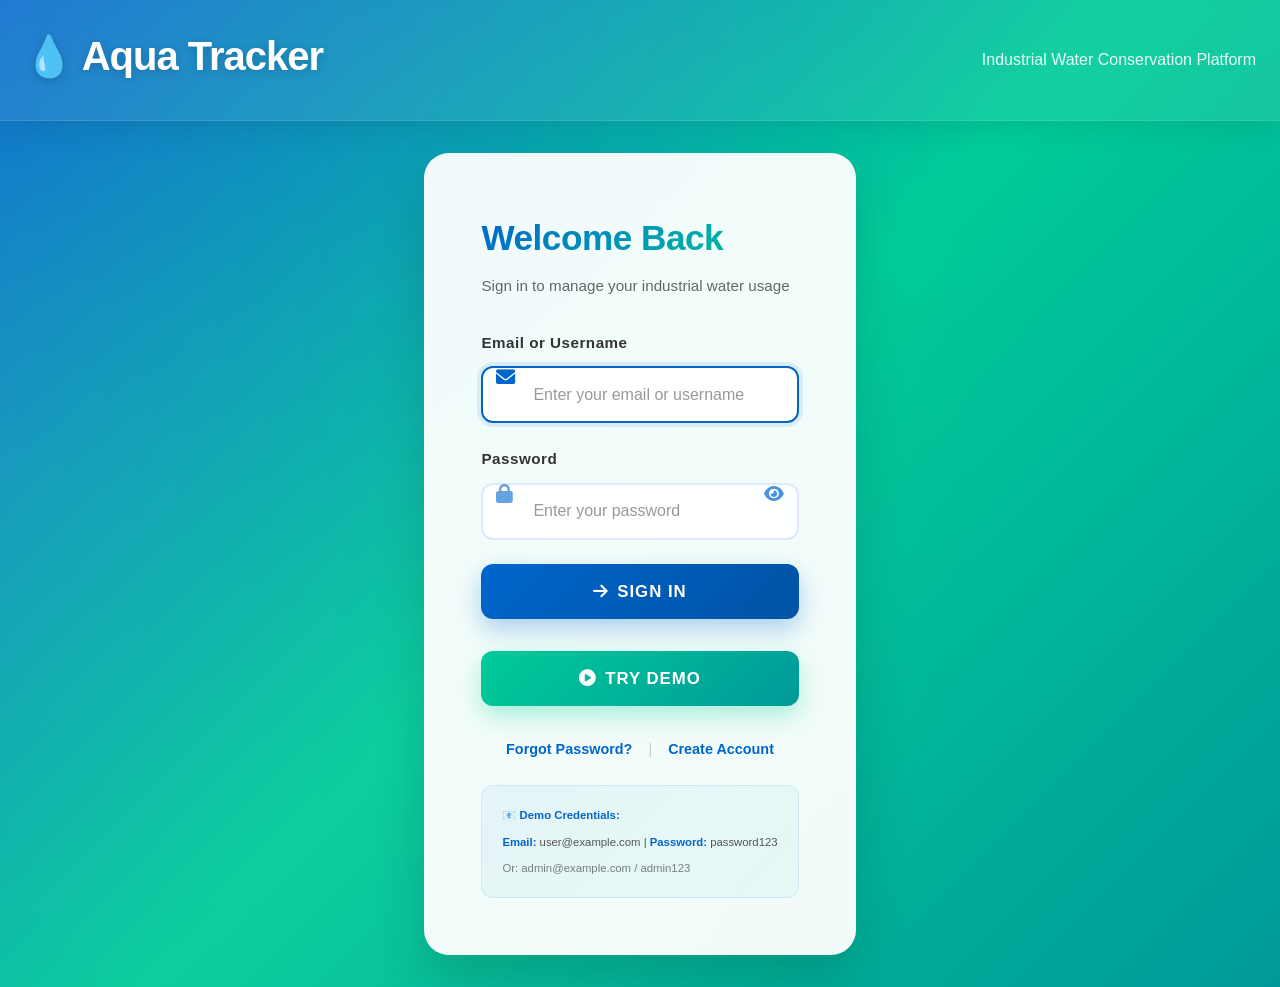
<file: index.html>
<!DOCTYPE html>
<html lang="en">
<head>
    <meta charset="UTF-8">
    <meta name="viewport" content="width=device-width, initial-scale=1.0">
    <title>Aqua Tracker</title>
    <script>
        // Check login status and redirect accordingly
        const loggedInUser = localStorage.getItem('loggedInUser');
        if (loggedInUser) {
            window.location.href = 'tracker.html';
        } else {
            window.location.href = 'login.html';
        }
    </script>
</head>
<body>
    <p>Redirecting...</p>
</body>
</html>
</file>
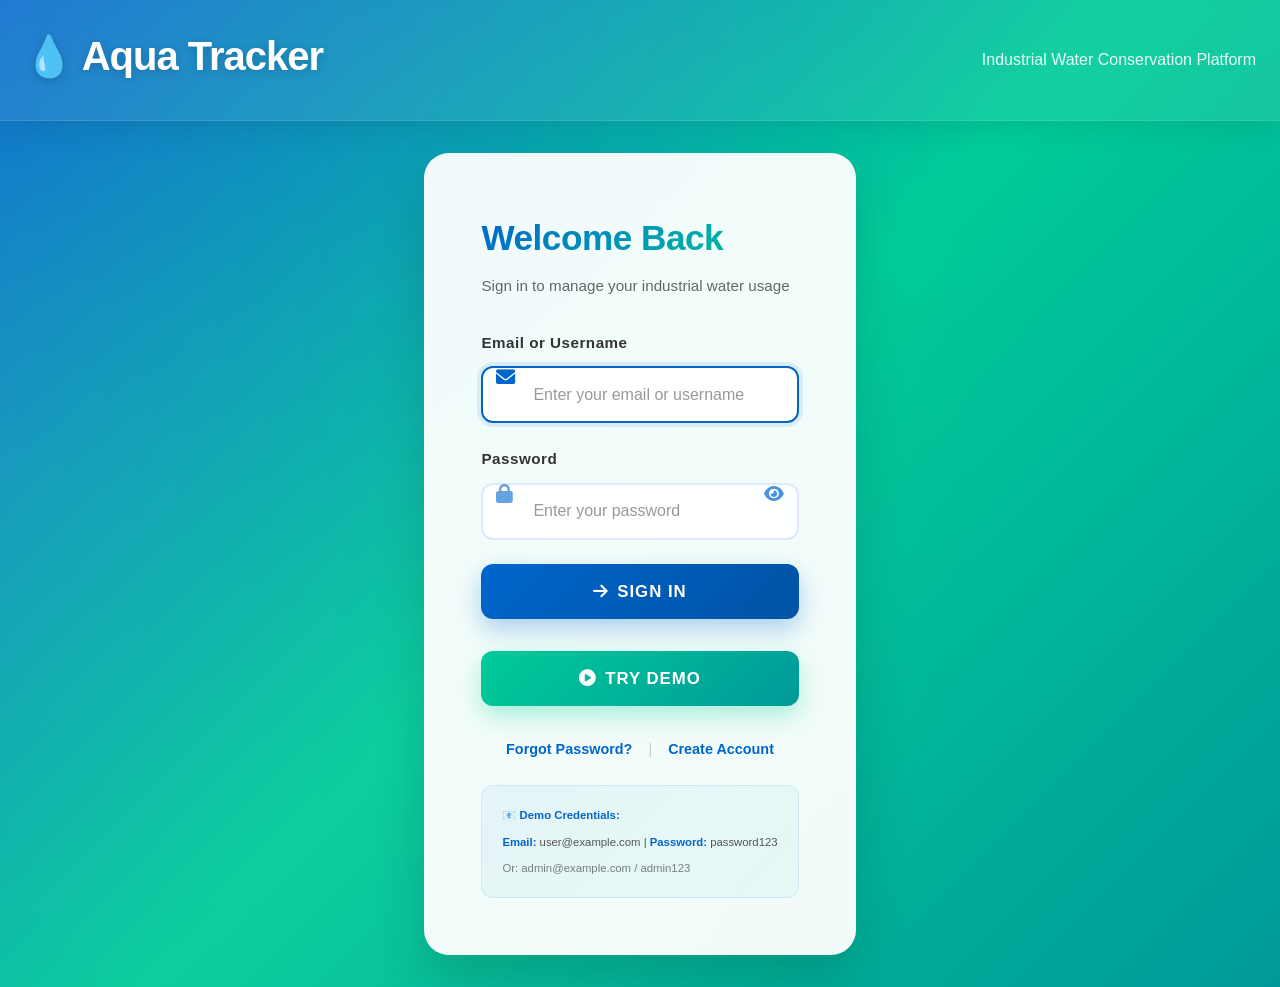
<file: login.html>
<!DOCTYPE html>
<html lang="en">
<head>
    <meta charset="UTF-8">
    <meta name="viewport" content="width=device-width, initial-scale=1.0">
    <title>Login - Aqua Tracker</title>
    <link rel="stylesheet" href="style.css">
    <link rel="stylesheet" href="https://cdnjs.cloudflare.com/ajax/libs/font-awesome/6.0.0/css/all.min.css">
    <style>
        * {
            margin: 0;
            padding: 0;
            box-sizing: border-box;
        }

        body {
            background: linear-gradient(135deg, #0066cc 0%, #00cc99 50%, #009999 100%);
            font-family: 'Poppins', 'Segoe UI', Tahoma, Geneva, Verdana, sans-serif;
            min-height: 100vh;
            display: flex;
            flex-direction: column;
            position: relative;
            overflow-x: hidden;
        }

        body::before {
            content: '';
            position: fixed;
            top: -50%;
            right: -50%;
            width: 200%;
            height: 200%;
            background: radial-gradient(circle at 20% 50%, rgba(255,255,255,0.1) 0%, transparent 50%);
            animation: moveGradient 15s ease infinite;
            pointer-events: none;
            z-index: 1;
        }

        @keyframes moveGradient {
            0%, 100% { transform: translate(0, 0); }
            50% { transform: translate(-50px, -50px); }
        }

        header {
            background: rgba(255, 255, 255, 0.08);
            backdrop-filter: blur(15px);
            color: white;
            padding: 1.5rem;
            text-align: center;
            box-shadow: 0 4px 30px rgba(0, 0, 0, 0.1);
            border-bottom: 1px solid rgba(255, 255, 255, 0.1);
            position: relative;
            z-index: 10;
        }

        header h1 {
            font-size: 2.5rem;
            font-weight: 700;
            letter-spacing: -1px;
            text-shadow: 0 2px 10px rgba(0, 0, 0, 0.2);
            margin-bottom: 0.5rem;
        }

        header p {
            font-size: 1rem;
            opacity: 0.9;
            font-weight: 300;
        }

        main {
            flex: 1;
            display: flex;
            justify-content: center;
            align-items: center;
            padding: 2rem;
            position: relative;
            z-index: 2;
        }

        .login-container {
            animation: slideUp 0.8s cubic-bezier(0.34, 1.56, 0.64, 1);
        }

        @keyframes slideUp {
            from {
                opacity: 0;
                transform: translateY(30px);
            }
            to {
                opacity: 1;
                transform: translateY(0);
            }
        }

        .login-card {
            background: rgba(255, 255, 255, 0.95);
            backdrop-filter: blur(25px);
            border-radius: 25px;
            padding: 3.5rem;
            box-shadow: 0 25px 50px rgba(0, 0, 0, 0.15), 0 0 1px rgba(255, 255, 255, 0.5) inset;
            max-width: 480px;
            width: 100%;
            border: 1px solid rgba(255, 255, 255, 0.2);
            transition: all 0.4s cubic-bezier(0.34, 1.56, 0.64, 1);
            position: relative;
        }

        .login-card:hover {
            transform: translateY(-8px);
            box-shadow: 0 35px 70px rgba(0, 0, 0, 0.2), 0 0 1px rgba(255, 255, 255, 0.5) inset;
        }

        .login-card h2 {
            background: linear-gradient(135deg, #0066cc 0%, #00cc99 100%);
            -webkit-background-clip: text;
            -webkit-text-fill-color: transparent;
            background-clip: text;
            margin-bottom: 0.5rem;
            font-size: 2.2rem;
            font-weight: 700;
            letter-spacing: -0.5px;
        }

        .login-subtitle {
            color: #666;
            font-size: 0.95rem;
            margin-bottom: 2rem;
            font-weight: 400;
        }

        .login-form {
            display: flex;
            flex-direction: column;
            gap: 1.5rem;
        }

        .form-group {
            position: relative;
            display: flex;
            flex-direction: column;
        }

        .form-group label {
            font-weight: 600;
            margin-bottom: 0.7rem;
            color: #333;
            font-size: 0.95rem;
            letter-spacing: 0.5px;
        }

        .form-group input {
            padding: 1.1rem 1.1rem 1.1rem 50px;
            border: 2px solid #e0e7ff;
            border-radius: 12px;
            font-size: 1rem;
            font-family: 'Poppins', sans-serif;
            transition: all 0.3s ease;
            background: rgba(255, 255, 255, 0.9);
            color: #333;
        }

        .form-group input::placeholder {
            color: #999;
        }

        .form-group input:focus {
            outline: none;
            border-color: #0066cc;
            background: white;
            box-shadow: 0 0 0 4px rgba(0, 102, 204, 0.1);
        }

        .form-group input:valid {
            border-color: #00cc99;
        }

        .form-icons {
            position: absolute;
            left: 15px;
            top: 50%;
            transform: translateY(-50%);
            font-size: 1.2rem;
            color: #0066cc;
            opacity: 0.6;
            transition: opacity 0.3s ease;
            pointer-events: none;
            z-index: 5;
        }

        .form-group input:focus ~ .form-icons {
            opacity: 1;
        }

        .password-toggle {
            position: absolute !important;
            right: 15px !important;
            top: 50% !important;
            transform: translateY(-50%) !important;
            background: none !important;
            border: none !important;
            cursor: pointer !important;
            color: #0066cc !important;
            font-size: 1.1rem !important;
            padding: 0 !important;
            z-index: 10 !important;
            transition: all 0.2s !important;
            opacity: 0.7;
        }

        .password-toggle:hover {
            opacity: 1;
            transform: translateY(-50%) scale(1.1) !important;
        }

        #error-message {
            background: linear-gradient(135deg, rgba(231, 76, 60, 0.1), rgba(192, 57, 43, 0.05)) !important;
            border-left: 4px solid #e74c3c !important;
            color: #c0392b !important;
            padding: 1rem !important;
            border-radius: 10px !important;
            font-size: 0.95rem !important;
            text-align: center !important;
            margin-bottom: 1rem !important;
            animation: slideInDown 0.4s ease-out !important;
            font-weight: 500 !important;
        }

        @keyframes slideInDown {
            from {
                opacity: 0;
                transform: translateY(-10px);
            }
            to {
                opacity: 1;
                transform: translateY(0);
            }
        }

        .login-btn, .demo-btn {
            padding: 1.1rem 2rem;
            border: none;
            border-radius: 12px;
            font-size: 1.05rem;
            font-weight: 700;
            cursor: pointer;
            transition: all 0.3s cubic-bezier(0.34, 1.56, 0.64, 1);
            position: relative;
            overflow: hidden;
            text-transform: uppercase;
            letter-spacing: 1px;
            font-family: 'Poppins', sans-serif;
        }

        .login-btn {
            background: linear-gradient(135deg, #0066cc 0%, #0052a3 100%);
            color: white;
            box-shadow: 0 10px 25px rgba(0, 102, 204, 0.3);
        }

        .login-btn:hover {
            transform: translateY(-3px);
            box-shadow: 0 15px 35px rgba(0, 102, 204, 0.4);
        }

        .login-btn:active {
            transform: translateY(-1px);
        }

        .demo-btn {
            background: linear-gradient(135deg, #00cc99 0%, #009999 100%);
            color: white;
            margin-top: 0.5rem;
            box-shadow: 0 10px 25px rgba(0, 204, 153, 0.3);
        }

        .demo-btn:hover {
            transform: translateY(-3px);
            box-shadow: 0 15px 35px rgba(0, 204, 153, 0.4);
        }

        .demo-btn:active {
            transform: translateY(-1px);
        }

        .loading {
            position: relative;
            color: transparent;
        }

        .loading::after {
            content: '';
            position: absolute;
            width: 16px;
            height: 16px;
            top: 50%;
            left: 50%;
            margin-left: -8px;
            margin-top: -8px;
            border: 2px solid rgba(255, 255, 255, 0.3);
            border-top-color: white;
            border-radius: 50%;
            animation: spin 0.8s linear infinite;
        }

        @keyframes spin {
            to { transform: rotate(360deg); }
        }

        .links {
            text-align: center;
            margin-top: 2rem;
            display: flex;
            justify-content: center;
            gap: 1rem;
            font-size: 0.9rem;
        }

        .links a {
            color: #0066cc;
            text-decoration: none;
            font-weight: 600;
            position: relative;
            transition: color 0.3s ease;
        }

        .links a::after {
            content: '';
            position: absolute;
            bottom: -3px;
            left: 0;
            width: 0;
            height: 2px;
            background: linear-gradient(90deg, #0066cc, #00cc99);
            transition: width 0.3s ease;
        }

        .links a:hover {
            color: #00cc99;
        }

        .links a:hover::after {
            width: 100%;
        }

        .divider {
            color: #ccc;
            font-weight: 300;
        }

        .demo-info {
            background: linear-gradient(135deg, rgba(0, 102, 204, 0.05), rgba(0, 204, 153, 0.05));
            border: 1px solid rgba(0, 102, 204, 0.1);
            border-radius: 12px;
            padding: 1.25rem;
            margin-top: 1.5rem;
            font-size: 0.85rem;
            color: #555;
        }

        .demo-info strong {
            color: #0066cc;
            font-weight: 700;
        }

        .demo-info small {
            display: block;
            margin-bottom: 0.5rem;
            line-height: 1.6;
        }

        .demo-info small:last-child {
            margin-bottom: 0;
            opacity: 0.75;
        }

        /* Responsive design */
        @media (max-width: 768px) {
            header h1 {
                font-size: 2rem;
            }

            .login-card {
                padding: 2.5rem;
                margin: 1rem;
            }

            .login-card h2 {
                font-size: 1.8rem;
            }

            main {
                padding: 1rem;
            }
        }

        @media (max-width: 480px) {
            header h1 {
                font-size: 1.5rem;
            }

            header p {
                font-size: 0.9rem;
            }

            .login-card {
                padding: 2rem;
            }

            .login-card h2 {
                font-size: 1.5rem;
            }

            .login-btn, .demo-btn {
                font-size: 0.95rem;
                padding: 1rem 1.5rem;
            }

            .links {
                flex-direction: column;
                gap: 0.5rem;
            }
        }
    </style>
</head>
<body>
    <header>
        <h1>💧 Aqua Tracker</h1>
        <p>Industrial Water Conservation Platform</p>
    </header>
    <main>
        <div class="login-container">
            <div class="login-card">
                <h2>Welcome Back</h2>
                <p class="login-subtitle">Sign in to manage your industrial water usage</p>
                <form class="login-form" id="login-form">
                    <div class="form-group">
                        <label for="username">Email or Username</label>
                        <input type="text" id="username" name="username" required placeholder="Enter your email or username" autocomplete="username">
                        <i class="fas fa-envelope form-icons"></i>
                    </div>
                    <div class="form-group">
                        <label for="password">Password</label>
                        <input type="password" id="password" name="password" required placeholder="Enter your password" autocomplete="current-password">
                        <i class="fas fa-lock form-icons"></i>
                    </div>
                    <div id="error-message" style="display: none;"></div>
                    <button type="submit" class="login-btn">
                        <i class="fas fa-arrow-right"></i> Sign In
                    </button>
                    <button type="button" class="demo-btn" id="demo-btn">
                        <i class="fas fa-play-circle"></i> Try Demo
                    </button>
                </form>
                <div class="links">
                    <a href="#" id="forgot-password">Forgot Password?</a>
                    <span class="divider">|</span>
                    <a href="#" id="sign-up">Create Account</a>
                </div>
                <div class="demo-info">
                    <small><strong>📧 Demo Credentials:</strong></small>
                    <small><strong>Email:</strong> user@example.com | <strong>Password:</strong> password123</small>
                    <small>Or: admin@example.com / admin123</small>
                </div>
            </div>
        </div>
    </main>
    <script>
        // Enhanced client-side login system
        // In a real application, this would be handled by a backend server
        const loginForm = document.getElementById('login-form');
        const errorMessage = document.getElementById('error-message');
        const forgotPassword = document.getElementById('forgot-password');
        const signUp = document.getElementById('sign-up');
        const demoBtn = document.getElementById('demo-btn');
        const usernameInput = document.getElementById('username');
        const passwordInput = document.getElementById('password');

        // Initialize default users (stored in localStorage)
        function initializeDefaultUsers() {
            const registeredUsers = localStorage.getItem('registeredUsers');
            if (!registeredUsers) {
                const defaultUsers = [
                    { email: 'user@example.com', username: 'user', password: 'password123', facility: 'Tech Factory' },
                    { email: 'admin@example.com', username: 'admin', password: 'admin123', facility: 'Main Facility' },
                    { email: 'john.doe@email.com', username: 'johndoe', password: 'johndoe456', facility: 'Production Plant' }
                ];
                localStorage.setItem('registeredUsers', JSON.stringify(defaultUsers));
            }
        }

        // Load registered users from localStorage
        function loadUsers() {
            initializeDefaultUsers();
            const registeredUsers = localStorage.getItem('registeredUsers');
            return JSON.parse(registeredUsers) || [];
        }

        // Validate email format
        function isValidEmail(email) {
            const emailRegex = /^[^\s@]+@[^\s@]+\.[^\s@]+$/;
            return emailRegex.test(email);
        }

        // Show error with animation
        function showError(message) {
            errorMessage.textContent = message;
            errorMessage.style.display = 'block';
            errorMessage.classList.remove('error-message');
            void errorMessage.offsetWidth; // Trigger reflow
            errorMessage.classList.add('error-message');
            setTimeout(() => {
                errorMessage.style.display = 'none';
            }, 4000);
        }

        // Handle form submission
        loginForm.addEventListener('submit', function(e) {
            e.preventDefault();
            
            const username = usernameInput.value.trim();
            const password = passwordInput.value.trim();
            
            // Validation
            if (!username) {
                showError('Please enter your email or username');
                usernameInput.focus();
                return;
            }
            
            if (!password) {
                showError('Please enter your password');
                passwordInput.focus();
                return;
            }
            
            if (password.length < 6) {
                showError('Password must be at least 6 characters');
                return;
            }
            
            // Show loading state
            const loginBtn = document.querySelector('.login-btn');
            const originalText = loginBtn.textContent;
            loginBtn.classList.add('loading');
            loginBtn.disabled = true;
            loginBtn.textContent = 'Signing In...';
            
            // Simulate server delay for better UX
            setTimeout(() => {
                const validUsers = loadUsers();
                
                // Check if user exists (check both username and email fields)
                const user = validUsers.find(u => {
                    const input = username.toLowerCase();
                    const userUsername = u.username ? u.username.toLowerCase() : '';
                    const userEmail = u.email ? u.email.toLowerCase() : '';
                    return (userUsername === input || userEmail === input) && u.password === password;
                });
                
                if (user) {
                    // Successful login - store in localStorage for session
                    localStorage.setItem('loggedInUser', user.username);
                    localStorage.setItem('userEmail', user.email);
                    localStorage.setItem('userFacility', user.facility || '');
                    
                    // Success feedback
                    loginBtn.innerHTML = '<i class="fas fa-check-circle"></i> Welcome!';
                    loginBtn.style.background = 'linear-gradient(135deg, #00cc99, #009999)';
                    loginBtn.disabled = true;
                    
                    // Redirect after brief delay
                    setTimeout(() => {
                        window.location.href = 'tracker.html';
                    }, 800);
                } else {
                    // Failed login
                    showError('Invalid credentials. Please check your email/username and password.');
                    loginBtn.classList.remove('loading');
                    loginBtn.disabled = false;
                    loginBtn.textContent = originalText;
                    usernameInput.focus();
                }
            }, 800);
        });

        // Real-time password visibility toggle
        const passwordToggle = document.createElement('button');
        passwordToggle.type = 'button';
        passwordToggle.className = 'password-toggle';
        passwordToggle.innerHTML = '<i class="fas fa-eye"></i>';
        passwordToggle.setAttribute('aria-label', 'Toggle password visibility');
        
        const passwordGroup = document.querySelector('.form-group:nth-child(2)');
        passwordGroup.appendChild(passwordToggle);
        
        passwordToggle.addEventListener('click', (e) => {
            e.preventDefault();
            if (passwordInput.type === 'password') {
                passwordInput.type = 'text';
                passwordToggle.innerHTML = '<i class="fas fa-eye-slash"></i>';
                passwordToggle.setAttribute('aria-label', 'Hide password');
            } else {
                passwordInput.type = 'password';
                passwordToggle.innerHTML = '<i class="fas fa-eye"></i>';
                passwordToggle.setAttribute('aria-label', 'Show password');
            }
        });

        // Forgot password functionality
        forgotPassword.addEventListener('click', function(e) {
            e.preventDefault();
            alert('Password reset functionality would send an email to recover your account. For demo: use user@example.com / password123');
        });

        // Sign up link
        signUp.addEventListener('click', function(e) {
            e.preventDefault();
            window.location.href = 'signup.html';
        });

        // Demo button functionality
        demoBtn.addEventListener('click', function() {
            usernameInput.value = 'user@example.com';
            passwordInput.value = 'password123';
            loginForm.dispatchEvent(new Event('submit'));
        });

        // Allow Enter key to submit
        passwordInput.addEventListener('keypress', function(e) {
            if (e.key === 'Enter') {
                loginForm.dispatchEvent(new Event('submit'));
            }
        });

        // Initialize on page load
        window.addEventListener('DOMContentLoaded', function() {
            initializeDefaultUsers();
            usernameInput.focus();
        });
    </script>
</body>
</html>
</file>
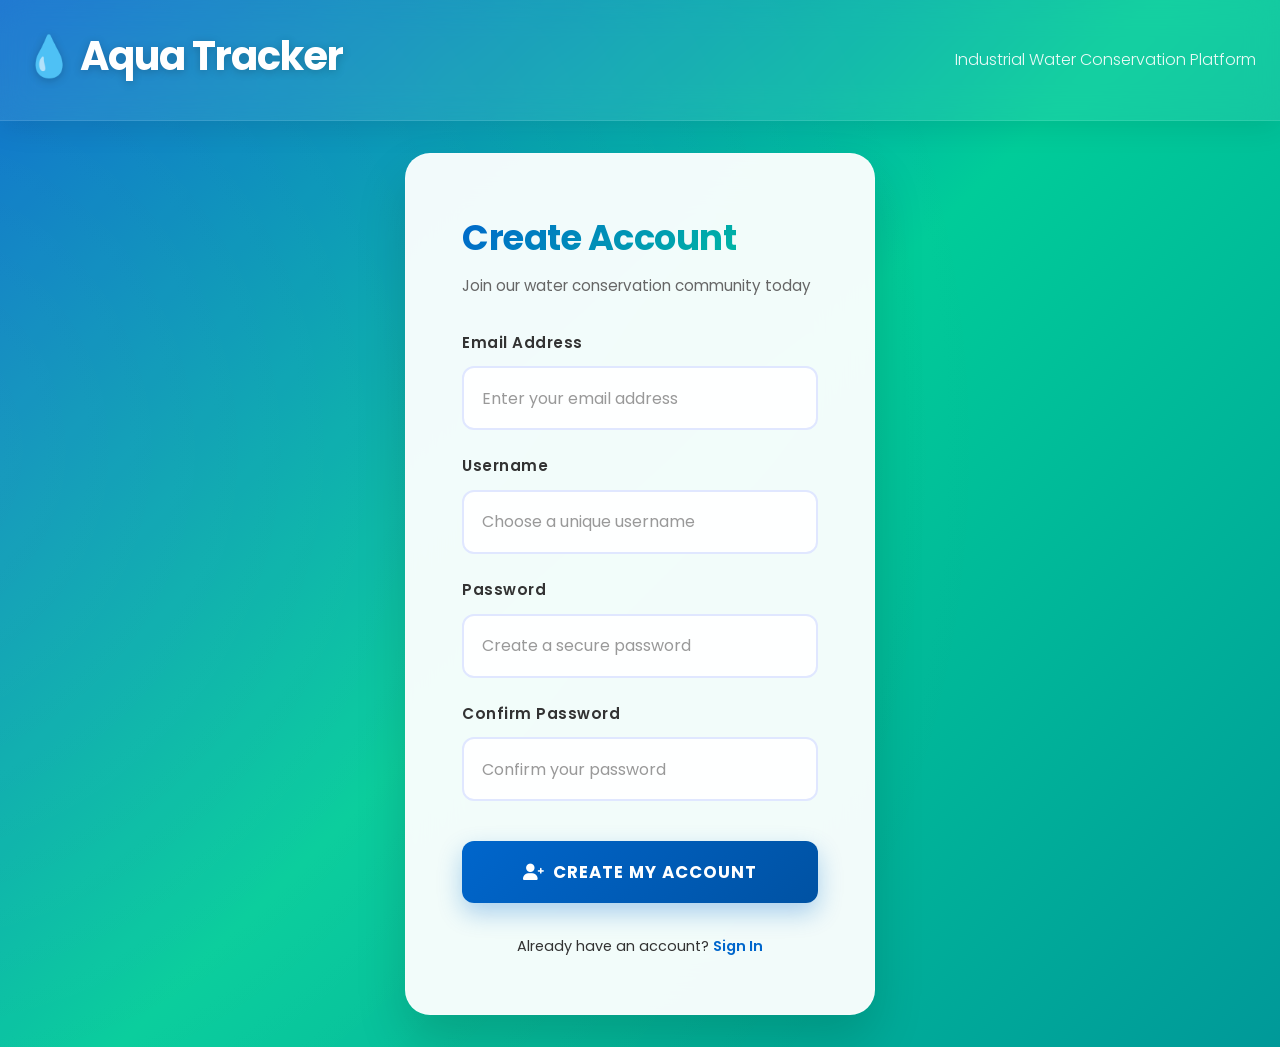
<file: signup.html>
<!DOCTYPE html>
<html lang="en">
<head>
    <meta charset="UTF-8">
    <meta name="viewport" content="width=device-width, initial-scale=1.0">
    <title>Sign Up - Aqua Tracker</title>
    <link rel="stylesheet" href="style.css">
    <link rel="preconnect" href="https://fonts.googleapis.com">
    <link rel="preconnect" href="https://fonts.gstatic.com" crossorigin>
    <link href="https://fonts.googleapis.com/css2?family=Poppins:wght@300;400;500;600;700&display=swap" rel="stylesheet">
    <link rel="stylesheet" href="https://cdnjs.cloudflare.com/ajax/libs/font-awesome/6.0.0/css/all.min.css">
    <style>
        * {
            margin: 0;
            padding: 0;
            box-sizing: border-box;
        }

        body {
            background: linear-gradient(135deg, #0066cc 0%, #00cc99 50%, #009999 100%);
            font-family: 'Poppins', 'Segoe UI', Tahoma, Geneva, Verdana, sans-serif;
            min-height: 100vh;
            display: flex;
            flex-direction: column;
            position: relative;
            overflow-x: hidden;
        }

        body::before {
            content: '';
            position: fixed;
            top: -50%;
            right: -50%;
            width: 200%;
            height: 200%;
            background: radial-gradient(circle at 20% 50%, rgba(255,255,255,0.1) 0%, transparent 50%);
            animation: moveGradient 15s ease infinite;
            pointer-events: none;
            z-index: 1;
        }

        @keyframes moveGradient {
            0%, 100% { transform: translate(0, 0); }
            50% { transform: translate(-50px, -50px); }
        }

        header {
            background: rgba(255, 255, 255, 0.08);
            backdrop-filter: blur(15px);
            color: white;
            padding: 1.5rem;
            text-align: center;
            box-shadow: 0 4px 30px rgba(0, 0, 0, 0.1);
            border-bottom: 1px solid rgba(255, 255, 255, 0.1);
            position: relative;
            z-index: 10;
        }

        header h1 {
            font-size: 2.5rem;
            font-weight: 700;
            letter-spacing: -1px;
            text-shadow: 0 2px 10px rgba(0, 0, 0, 0.2);
            margin-bottom: 0.5rem;
        }

        header p {
            font-size: 1rem;
            opacity: 0.9;
            font-weight: 300;
        }

        main {
            flex: 1;
            display: flex;
            justify-content: center;
            align-items: center;
            padding: 2rem;
            position: relative;
            z-index: 2;
        }

        .signup-container {
            animation: slideUp 0.8s cubic-bezier(0.34, 1.56, 0.64, 1);
        }

        @keyframes slideUp {
            from {
                opacity: 0;
                transform: translateY(30px);
            }
            to {
                opacity: 1;
                transform: translateY(0);
            }
        }

        .signup-card {
            background: rgba(255, 255, 255, 0.95);
            backdrop-filter: blur(25px);
            border-radius: 25px;
            padding: 3.5rem;
            box-shadow: 0 25px 50px rgba(0, 0, 0, 0.15), 0 0 1px rgba(255, 255, 255, 0.5) inset;
            max-width: 520px;
            width: 100%;
            border: 1px solid rgba(255, 255, 255, 0.2);
            transition: all 0.4s cubic-bezier(0.34, 1.56, 0.64, 1);
        }

        .signup-card:hover {
            transform: translateY(-8px);
            box-shadow: 0 35px 70px rgba(0, 0, 0, 0.2), 0 0 1px rgba(255, 255, 255, 0.5) inset;
        }

        .signup-card h2 {
            background: linear-gradient(135deg, #0066cc 0%, #00cc99 100%);
            -webkit-background-clip: text;
            -webkit-text-fill-color: transparent;
            background-clip: text;
            margin-bottom: 0.5rem;
            font-size: 2.2rem;
            font-weight: 700;
            letter-spacing: -0.5px;
        }

        .signup-subtitle {
            color: #666;
            font-size: 0.95rem;
            margin-bottom: 2rem;
            font-weight: 400;
        }

        .signup-form {
            display: flex;
            flex-direction: column;
            gap: 1.5rem;
        }

        .form-group {
            position: relative;
            display: flex;
            flex-direction: column;
        }

        .form-group label {
            font-weight: 600;
            margin-bottom: 0.7rem;
            color: #333;
            font-size: 0.95rem;
            letter-spacing: 0.5px;
        }

        .form-group input {
            padding: 1.1rem 1.1rem;
            border: 2px solid #e0e7ff;
            border-radius: 12px;
            font-size: 1rem;
            font-family: 'Poppins', sans-serif;
            transition: all 0.3s ease;
            background: rgba(255, 255, 255, 0.9);
            color: #333;
        }

        .form-group input::placeholder {
            color: #999;
        }

        .form-group input:focus {
            outline: none;
            border-color: #0066cc;
            background: white;
            box-shadow: 0 0 0 4px rgba(0, 102, 204, 0.1);
        }

        .form-group input:valid {
            border-color: #00cc99;
        }

        .error-message {
            color: #c0392b;
            font-size: 0.85rem;
            margin-top: 0.5rem;
            display: none;
            animation: slideInDown 0.3s ease-out;
            font-weight: 500;
        }

        .password-strength {
            margin-top: 0.5rem;
            font-size: 0.85rem;
            font-weight: 600;
            display: none;
            animation: slideInDown 0.3s ease-out;
        }

        .strength-weak { color: #e74c3c; }
        .strength-medium { color: #f39c12; }
        .strength-strong { color: #00cc99; }

        @keyframes slideInDown {
            from {
                opacity: 0;
                transform: translateY(-10px);
            }
            to {
                opacity: 1;
                transform: translateY(0);
            }
        }

        .signup-btn {
            padding: 1.1rem 2rem;
            border: none;
            border-radius: 12px;
            font-size: 1.05rem;
            font-weight: 700;
            cursor: pointer;
            transition: all 0.3s cubic-bezier(0.34, 1.56, 0.64, 1);
            position: relative;
            overflow: hidden;
            text-transform: uppercase;
            letter-spacing: 1px;
            font-family: 'Poppins', sans-serif;
            background: linear-gradient(135deg, #0066cc 0%, #0052a3 100%);
            color: white;
            box-shadow: 0 10px 25px rgba(0, 102, 204, 0.3);
            margin-top: 1rem;
        }

        .signup-btn:hover {
            transform: translateY(-3px);
            box-shadow: 0 15px 35px rgba(0, 102, 204, 0.4);
        }

        .signup-btn:active {
            transform: translateY(-1px);
        }

        .signup-btn:disabled {
            background: linear-gradient(135deg, #999, #777);
            box-shadow: none;
            cursor: not-allowed;
            transform: none;
        }

        .links {
            text-align: center;
            margin-top: 2rem;
            font-size: 0.9rem;
        }

        .links a {
            color: #0066cc;
            text-decoration: none;
            font-weight: 600;
            position: relative;
            transition: color 0.3s ease;
        }

        .links a::after {
            content: '';
            position: absolute;
            bottom: -3px;
            left: 0;
            width: 0;
            height: 2px;
            background: linear-gradient(90deg, #0066cc, #00cc99);
            transition: width 0.3s ease;
        }

        .links a:hover {
            color: #00cc99;
        }

        .links a:hover::after {
            width: 100%;
        }

        .success-message {
            background: linear-gradient(135deg, rgba(0, 204, 153, 0.1), rgba(0, 153, 153, 0.05));
            border: 1px solid rgba(0, 204, 153, 0.2);
            color: #00cc99;
            font-size: 1rem;
            text-align: center;
            margin-top: 1rem;
            padding: 1rem;
            border-radius: 12px;
            display: none;
            animation: slideInDown 0.3s ease-out;
            font-weight: 600;
        }

        .success-message::before {
            content: '✓ ';
            margin-right: 0.5rem;
        }

        /* Responsive design */
        @media (max-width: 768px) {
            header h1 {
                font-size: 2rem;
            }

            .signup-card {
                padding: 2.5rem;
                margin: 1rem;
            }

            .signup-card h2 {
                font-size: 1.8rem;
            }

            main {
                padding: 1rem;
            }
        }

        @media (max-width: 480px) {
            header h1 {
                font-size: 1.5rem;
            }

            header p {
                font-size: 0.9rem;
            }

            .signup-card {
                padding: 2rem;
            }

            .signup-card h2 {
                font-size: 1.5rem;
            }

            .signup-btn {
                font-size: 0.95rem;
                padding: 1rem 1.5rem;
            }
        }
    </style>
</head>
<body>
    <header>
        <h1>💧 Aqua Tracker</h1>
        <p>Industrial Water Conservation Platform</p>
    </header>
    <main>
        <div class="signup-container">
            <div class="signup-card">
                <h2>Create Account</h2>
                <p class="signup-subtitle">Join our water conservation community today</p>
                <form class="signup-form" id="signup-form">
                    <div class="form-group">
                        <label for="email">Email Address</label>
                        <input type="email" id="email" name="email" required placeholder="Enter your email address">
                        <div class="error-message" id="email-error">Please enter a valid email address.</div>
                    </div>
                    <div class="form-group">
                        <label for="username">Username</label>
                        <input type="text" id="username" name="username" required placeholder="Choose a unique username" minlength="3">
                        <div class="error-message" id="username-error">Username must be at least 3 characters long.</div>
                    </div>
                    <div class="form-group">
                        <label for="password">Password</label>
                        <input type="password" id="password" name="password" required placeholder="Create a secure password" minlength="6">
                        <div class="password-strength" id="password-strength"></div>
                        <div class="error-message" id="password-error">Password must be at least 6 characters long.</div>
                    </div>
                    <div class="form-group">
                        <label for="confirm-password">Confirm Password</label>
                        <input type="password" id="confirm-password" name="confirm-password" required placeholder="Confirm your password">
                        <div class="error-message" id="confirm-error">Passwords do not match.</div>
                    </div>
                    <button type="submit" class="signup-btn" id="signup-btn">
                        <i class="fas fa-user-plus"></i> Create My Account
                    </button>
                </form>
                <div class="success-message" id="success-message">Account created successfully! Redirecting to login...</div>
                <div class="links">
                    Already have an account? <a href="login.html">Sign In</a>
                </div>
            </div>
        </div>
    </main>
    <script>
        // Sign up functionality
        const signupForm = document.getElementById('signup-form');
        const signupBtn = document.getElementById('signup-btn');
        const successMessage = document.getElementById('success-message');
        const emailError = document.getElementById('email-error');
        const usernameError = document.getElementById('username-error');
        const passwordError = document.getElementById('password-error');
        const confirmError = document.getElementById('confirm-error');
        const passwordStrength = document.getElementById('password-strength');

        // Load existing users
        function loadUsers() {
            const users = localStorage.getItem('registeredUsers');
            return users ? JSON.parse(users) : [];
        }

        // Save users
        function saveUsers(users) {
            localStorage.setItem('registeredUsers', JSON.stringify(users));
        }

        // Validate email format
        function isValidEmail(email) {
            const emailRegex = /^[^\s@]+@[^\s@]+\.[^\s@]+$/;
            return emailRegex.test(email);
        }

        // Check password strength
        function checkPasswordStrength(password) {
            let strength = 0;
            if (password.length >= 6) strength++;
            if (/[A-Z]/.test(password)) strength++;
            if (/[a-z]/.test(password)) strength++;
            if (/[0-9]/.test(password)) strength++;
            if (/[^A-Za-z0-9]/.test(password)) strength++;

            if (strength <= 2) return { level: 'weak', text: 'Weak - Add uppercase, numbers, or symbols' };
            if (strength <= 3) return { level: 'medium', text: 'Medium - Consider adding more variety' };
            return { level: 'strong', text: 'Strong password!' };
        }

        // Real-time password strength check
        document.getElementById('password').addEventListener('input', function(e) {
            const password = e.target.value;
            if (password.length > 0) {
                const strength = checkPasswordStrength(password);
                passwordStrength.textContent = strength.text;
                passwordStrength.className = `password-strength strength-${strength.level}`;
                passwordStrength.style.display = 'block';
            } else {
                passwordStrength.style.display = 'none';
            }
        });

        // Form validation
        function validateForm() {
            const email = document.getElementById('email').value.trim();
            const username = document.getElementById('username').value.trim();
            const password = document.getElementById('password').value.trim();
            const confirmPassword = document.getElementById('confirm-password').value.trim();
            let isValid = true;

            // Reset errors
            emailError.style.display = 'none';
            usernameError.style.display = 'none';
            passwordError.style.display = 'none';
            confirmError.style.display = 'none';

            // Email validation
            if (!isValidEmail(email)) {
                emailError.style.display = 'block';
                isValid = false;
            }

            // Username validation
            if (username.length < 3) {
                usernameError.style.display = 'block';
                isValid = false;
            }

            // Password validation
            if (password.length < 6) {
                passwordError.style.display = 'block';
                isValid = false;
            }

            // Confirm password
            if (password !== confirmPassword) {
                confirmError.style.display = 'block';
                isValid = false;
            }

            return isValid;
        }

        // Check if user already exists
        function userExists(email, username) {
            const users = loadUsers();
            return users.some(user => user.email === email || user.username === username);
        }

        // Handle form submission
        signupForm.addEventListener('submit', function(e) {
            e.preventDefault();

            if (!validateForm()) return;

            const email = document.getElementById('email').value.trim();
            const username = document.getElementById('username').value.trim();
            const password = document.getElementById('password').value.trim();

            // Check if user already exists
            if (userExists(email, username)) {
                alert('An account with this email or username already exists.');
                return;
            }

            // Create new user
            const newUser = {
                email: email,
                username: username,
                password: password,
                createdAt: new Date().toISOString()
            };

            // Save user
            const users = loadUsers();
            users.push(newUser);
            saveUsers(users);

            // Show success message
            successMessage.style.display = 'block';
            signupBtn.disabled = true;
            signupBtn.innerHTML = '<i class="fas fa-spinner fa-spin"></i> Creating Account...';

            // Redirect to login after 2 seconds
            setTimeout(() => {
                window.location.href = 'login.html';
            }, 2000);
        });
    </script>
</body>
</html>
</file>
<file: style.css>
/* style.css - Enhanced modern, responsive styling for Aqua Tracker */

* {
    margin: 0;
    padding: 0;
    box-sizing: border-box;
}

body {
    font-family: 'Segoe UI', Tahoma, Geneva, Verdana, sans-serif;
    background: linear-gradient(135deg, #f5f7fa 0%, #c3cfe2 100%);
    color: #333;
    line-height: 1.6;
    min-height: 100vh;
}

header {
    background: linear-gradient(135deg, #667eea 0%, #764ba2 100%);
    color: white;
    padding: 1.5rem;
    text-align: center;
    box-shadow: 0 4px 20px rgba(0,0,0,0.15);
    position: relative;
    display: flex;
    justify-content: space-between;
    align-items: center;
}

header h1 {
    font-size: 2.5rem;
    font-weight: 300;
    margin: 0;
    text-shadow: 0 2px 4px rgba(0,0,0,0.3);
}

header h1 i {
    margin-right: 10px;
    color: #e8f4f8;
}

#logout-btn {
    background: rgba(255, 255, 255, 0.2);
    color: white;
    border: 1px solid rgba(255, 255, 255, 0.3);
    padding: 0.5rem 1rem;
    border-radius: 25px;
    cursor: pointer;
    transition: all 0.3s ease;
    font-size: 0.9rem;
    display: flex;
    align-items: center;
    gap: 5px;
}

#logout-btn:hover {
    background: rgba(255, 255, 255, 0.3);
    transform: translateY(-2px);
    box-shadow: 0 4px 15px rgba(0,0,0,0.2);
}

main {
    max-width: 1200px;
    margin: 0 auto;
    padding: 2rem;
    display: grid;
    grid-template-columns: 1fr;
    gap: 2rem;
}

.card {
    background: rgba(255, 255, 255, 0.95);
    backdrop-filter: blur(10px);
    border-radius: 15px;
    padding: 2rem;
    box-shadow: 0 8px 32px rgba(0,0,0,0.1);
    border: 1px solid rgba(255, 255, 255, 0.2);
    transition: transform 0.3s ease, box-shadow 0.3s ease;
}

.card:hover {
    transform: translateY(-5px);
    box-shadow: 0 15px 40px rgba(0,0,0,0.15);
}

.card h2 {
    color: #4a90e2;
    margin-bottom: 1.5rem;
    font-size: 1.5rem;
    font-weight: 400;
    display: flex;
    align-items: center;
    gap: 10px;
}

.card h2::after {
    content: '';
    flex: 1;
    height: 2px;
    background: linear-gradient(90deg, #4a90e2, transparent);
    margin-left: 10px;
}

form {
    display: flex;
    flex-direction: column;
    gap: 1.5rem;
}

label {
    display: flex;
    flex-direction: column;
    gap: 0.5rem;
    font-weight: 600;
    color: #555;
    font-size: 0.95rem;
}

label i {
    color: #4a90e2;
    margin-right: 8px;
}

input[type="number"] {
    padding: 0.75rem 1rem;
    border: 2px solid #e1e5e9;
    border-radius: 8px;
    font-size: 1rem;
    transition: all 0.3s ease;
    background: rgba(255, 255, 255, 0.8);
}

input[type="number"]:focus {
    outline: none;
    border-color: #4a90e2;
    box-shadow: 0 0 0 3px rgba(74, 144, 226, 0.1);
    background: white;
}

button {
    background: linear-gradient(135deg, #4a90e2, #357abd);
    color: white;
    border: none;
    padding: 0.9rem 1.5rem;
    border-radius: 8px;
    cursor: pointer;
    font-size: 1rem;
    font-weight: 600;
    transition: all 0.3s ease;
    display: inline-flex;
    align-items: center;
    justify-content: center;
    gap: 8px;
    position: relative;
    overflow: hidden;
}

button::before {
    content: '';
    position: absolute;
    top: 0;
    left: -100%;
    width: 100%;
    height: 100%;
    background: linear-gradient(90deg, transparent, rgba(255,255,255,0.2), transparent);
    transition: left 0.5s;
}

button:hover::before {
    left: 100%;
}

button:hover {
    transform: translateY(-2px);
    box-shadow: 0 8px 25px rgba(74, 144, 226, 0.3);
}

#total-section h2 {
    color: #333;
    font-size: 1.3rem;
}

#goal-status {
    margin-top: 1rem;
    font-weight: bold;
    padding: 0.5rem;
    border-radius: 5px;
}

#goal-status[style*="color: red"] {
    background: rgba(231, 76, 60, 0.1);
    border: 1px solid rgba(231, 76, 60, 0.2);
}

#goal-status[style*="color: green"] {
    background: rgba(39, 174, 96, 0.1);
    border: 1px solid rgba(39, 174, 96, 0.2);
}

#dashboard canvas {
    max-width: 100%;
    height: 300px;
    margin-top: 1rem;
    border-radius: 8px;
    box-shadow: 0 4px 15px rgba(0,0,0,0.1);
}
}

#history-list {
    list-style-type: none;
    padding: 0;
    max-height: 300px;
    overflow-y: auto;
}

#history-list li {
    background: linear-gradient(135deg, #f8f9fa, #e9ecef);
    margin-bottom: 0.75rem;
    padding: 1rem;
    border-radius: 8px;
    border-left: 4px solid #4a90e2;
    transition: transform 0.2s ease, box-shadow 0.2s ease;
    position: relative;
}

#history-list li:hover {
    transform: translateX(5px);
    box-shadow: 0 4px 15px rgba(0,0,0,0.1);
}

#history-list li::before {
    content: '📅';
    position: absolute;
    right: 10px;
    top: 50%;
    transform: translateY(-50%);
    opacity: 0.5;
}

#tips ul {
    list-style-type: none;
    padding: 0;
}

#tips li {
    background: rgba(74, 144, 226, 0.05);
    margin-bottom: 0.75rem;
    padding: 1rem;
    border-radius: 8px;
    border-left: 4px solid #4a90e2;
    transition: all 0.3s ease;
    display: flex;
    align-items: flex-start;
    gap: 10px;
}

#tips li:hover {
    background: rgba(74, 144, 226, 0.1);
    transform: translateX(5px);
}

#tips li i {
    color: #4a90e2;
    margin-top: 2px;
    flex-shrink: 0;
}

/* Responsive design */
@media (min-width: 768px) {
    main {
        grid-template-columns: repeat(auto-fit, minmax(400px, 1fr));
    }
    
    .card {
        margin-bottom: 0;
    }
}

@media (min-width: 1024px) {
    main {
        grid-template-columns: repeat(2, 1fr);
    }
    
    #dashboard, #history {
        grid-column: 1 / -1;
    }
}
</file>
